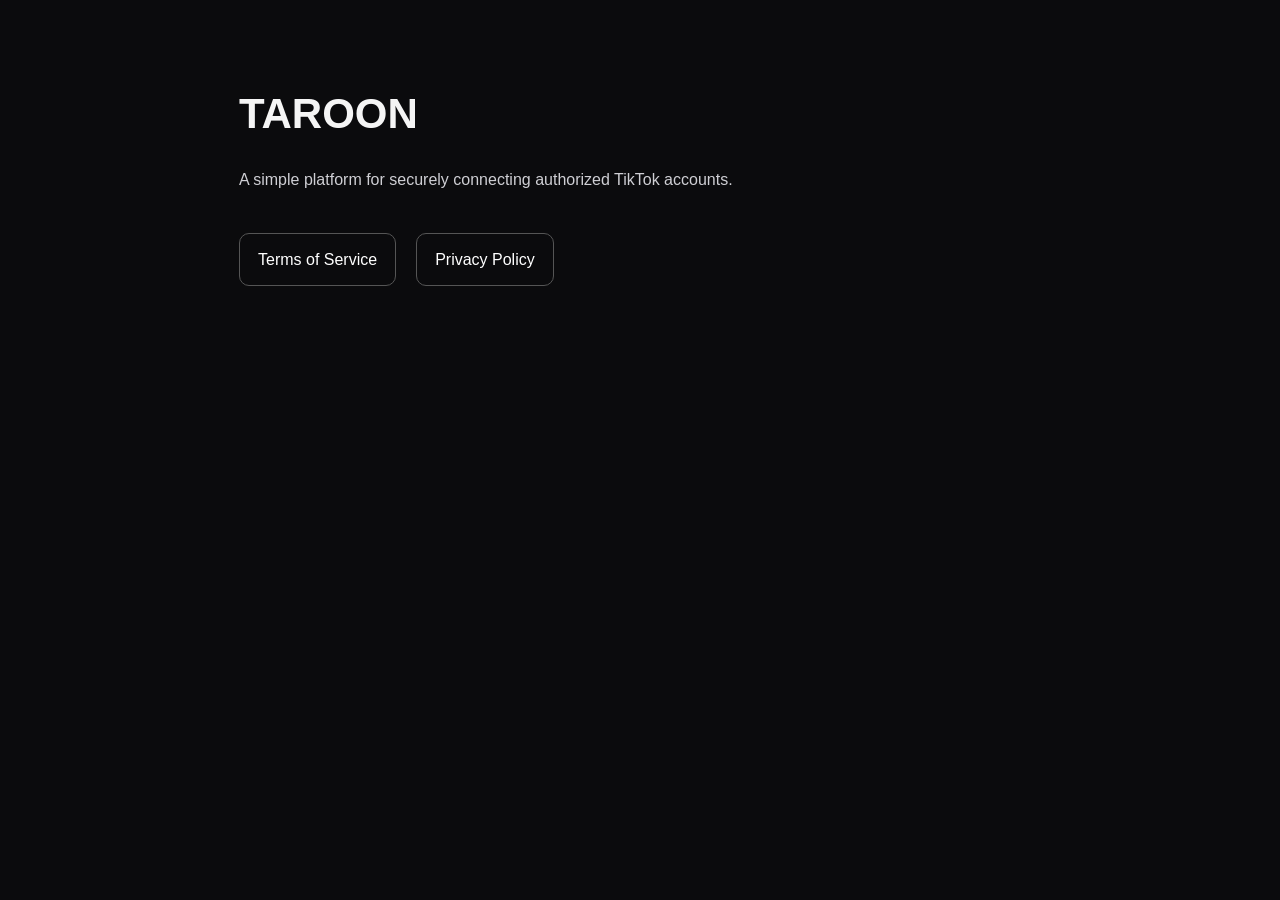
<file: index.html>
<!DOCTYPE html><html lang="en">
<head>
  <meta charset="UTF-8">
  <meta name="viewport" content="width=device-width, initial-scale=1.0">
  <title>TAROON</title>
  <link rel="stylesheet" href="style.css">
</head>
<body>
  <main class="container">
    <h1>TAROON</h1>
    <p>A simple platform for securely connecting authorized TikTok accounts.</p><div class="links">
  <a href="terms.html">Terms of Service</a>
  <a href="privacy.html">Privacy Policy</a>
</div>

  </main>
</body>
</html>
</file>
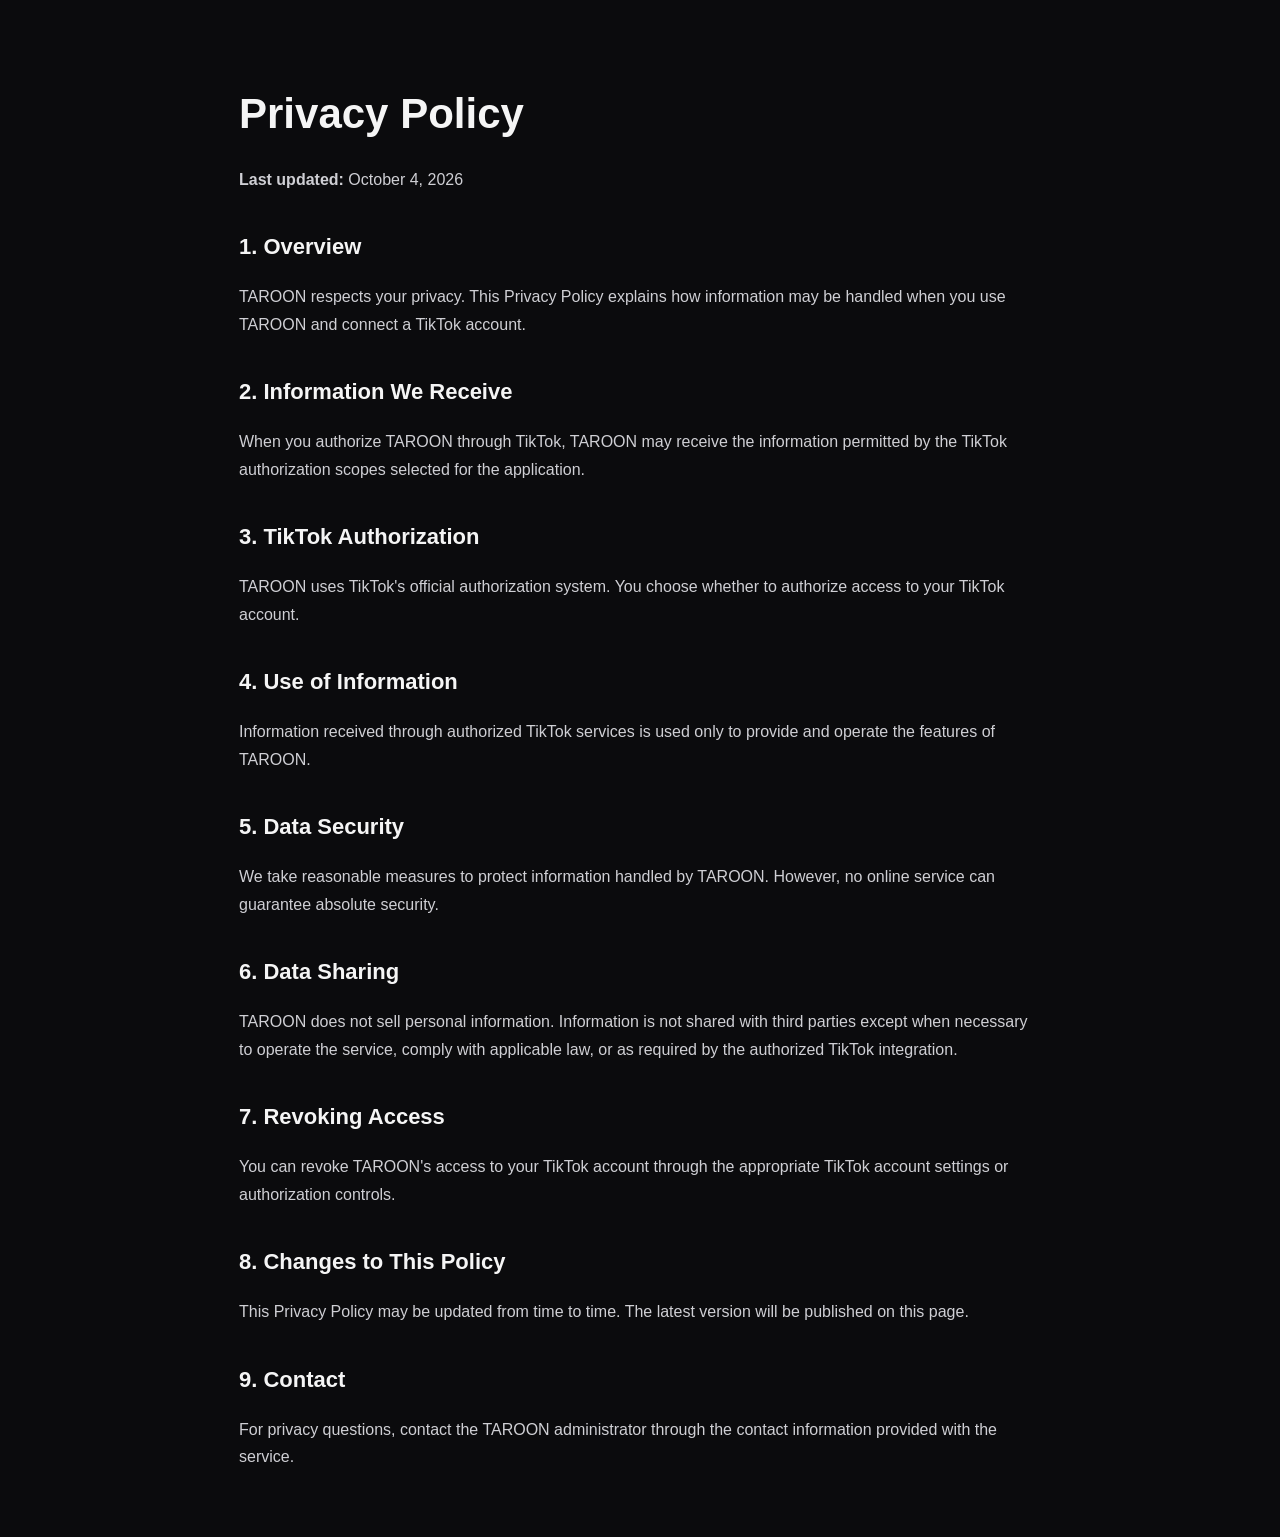
<file: privacy.html>
<!DOCTYPE html><html lang="en">
<head>
  <meta charset="UTF-8">
  <meta name="viewport" content="width=device-width, initial-scale=1.0">
  <title>TAROON — Privacy Policy</title>
  <link rel="stylesheet" href="style.css">
</head>
<body>
  <main class="container">
    <h1>Privacy Policy</h1>
    <p><strong>Last updated:</strong> October 4, 2026</p><h2>1. Overview</h2>
<p>
  TAROON respects your privacy. This Privacy Policy explains how
  information may be handled when you use TAROON and connect a TikTok
  account.
</p>

<h2>2. Information We Receive</h2>
<p>
  When you authorize TAROON through TikTok, TAROON may receive the
  information permitted by the TikTok authorization scopes selected
  for the application.
</p>

<h2>3. TikTok Authorization</h2>
<p>
  TAROON uses TikTok's official authorization system. You choose
  whether to authorize access to your TikTok account.
</p>

<h2>4. Use of Information</h2>
<p>
  Information received through authorized TikTok services is used only
  to provide and operate the features of TAROON.
</p>

<h2>5. Data Security</h2>
<p>
  We take reasonable measures to protect information handled by TAROON.
  However, no online service can guarantee absolute security.
</p>

<h2>6. Data Sharing</h2>
<p>
  TAROON does not sell personal information. Information is not shared
  with third parties except when necessary to operate the service,
  comply with applicable law, or as required by the authorized
  TikTok integration.
</p>

<h2>7. Revoking Access</h2>
<p>
  You can revoke TAROON's access to your TikTok account through the
  appropriate TikTok account settings or authorization controls.
</p>

<h2>8. Changes to This Policy</h2>
<p>
  This Privacy Policy may be updated from time to time. The latest
  version will be published on this page.
</p>

<h2>9. Contact</h2>
<p>
  For privacy questions, contact the TAROON administrator through the
  contact information provided with the service.
</p>

  </main>
</body>
</html>
</file>
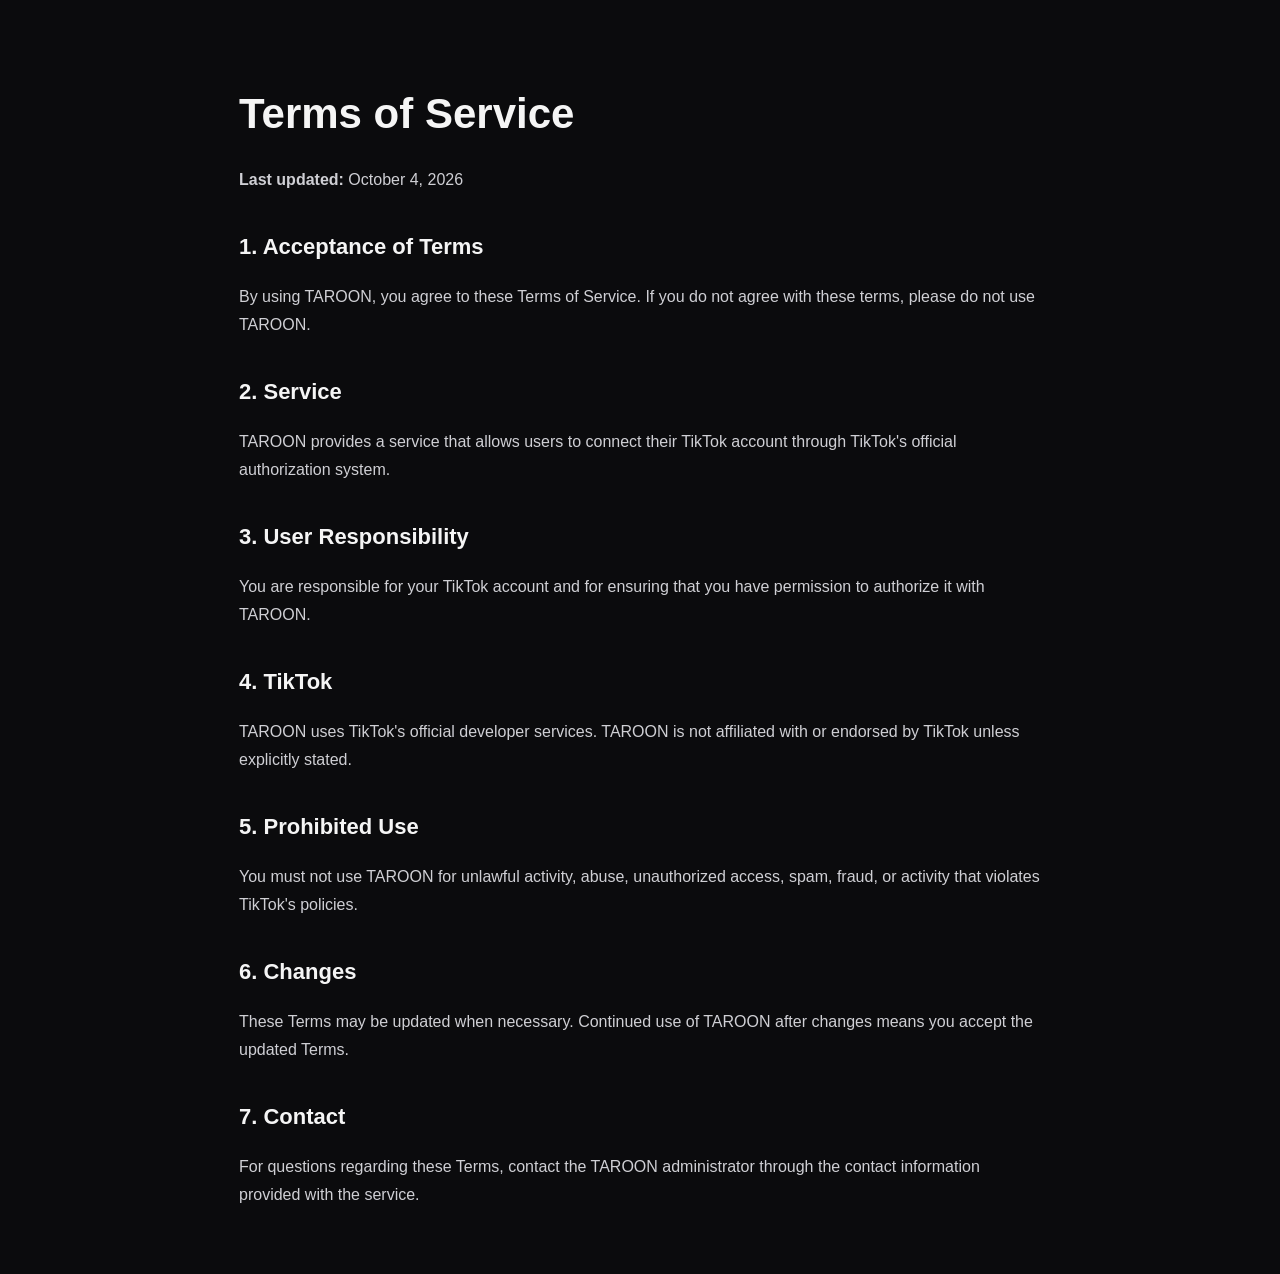
<file: terms.html>
<!DOCTYPE html><html lang="en">
<head>
  <meta charset="UTF-8">
  <meta name="viewport" content="width=device-width, initial-scale=1.0">
  <title>TAROON — Terms of Service</title>
  <link rel="stylesheet" href="style.css">
</head>
<body>
  <main class="container">
    <h1>Terms of Service</h1>
    <p><strong>Last updated:</strong> October 4, 2026</p><h2>1. Acceptance of Terms</h2>
<p>
  By using TAROON, you agree to these Terms of Service.
  If you do not agree with these terms, please do not use TAROON.
</p>

<h2>2. Service</h2>
<p>
  TAROON provides a service that allows users to connect their
  TikTok account through TikTok's official authorization system.
</p>

<h2>3. User Responsibility</h2>
<p>
  You are responsible for your TikTok account and for ensuring that
  you have permission to authorize it with TAROON.
</p>

<h2>4. TikTok</h2>
<p>
  TAROON uses TikTok's official developer services. TAROON is not
  affiliated with or endorsed by TikTok unless explicitly stated.
</p>

<h2>5. Prohibited Use</h2>
<p>
  You must not use TAROON for unlawful activity, abuse, unauthorized
  access, spam, fraud, or activity that violates TikTok's policies.
</p>

<h2>6. Changes</h2>
<p>
  These Terms may be updated when necessary. Continued use of TAROON
  after changes means you accept the updated Terms.
</p>

<h2>7. Contact</h2>
<p>
  For questions regarding these Terms, contact the TAROON administrator
  through the contact information provided with the service.
</p>

  </main>
</body>
</html>
</file>
<file: style.css>
* {
  box-sizing: border-box;
  }

body {
margin: 0;
font-family: Arial, sans-serif;
background: #0b0b0d;
color: #f5f5f5;
line-height: 1.7;
}

.container {
max-width: 850px;
margin: 0 auto;
padding: 50px 24px;
}

h1 {
font-size: 42px;
margin-bottom: 10px;
}

h2 {
margin-top: 35px;
font-size: 22px;
}

p {
color: #cfcfd4;
}

.links {
margin-top: 40px;
display: flex;
gap: 20px;
flex-wrap: wrap;
}

a {
color: #ffffff;
text-decoration: none;
border: 1px solid #555;
padding: 12px 18px;
border-radius: 10px;
}

a:hover {
background: #ffffff;
color: #000000;
}
</file>
